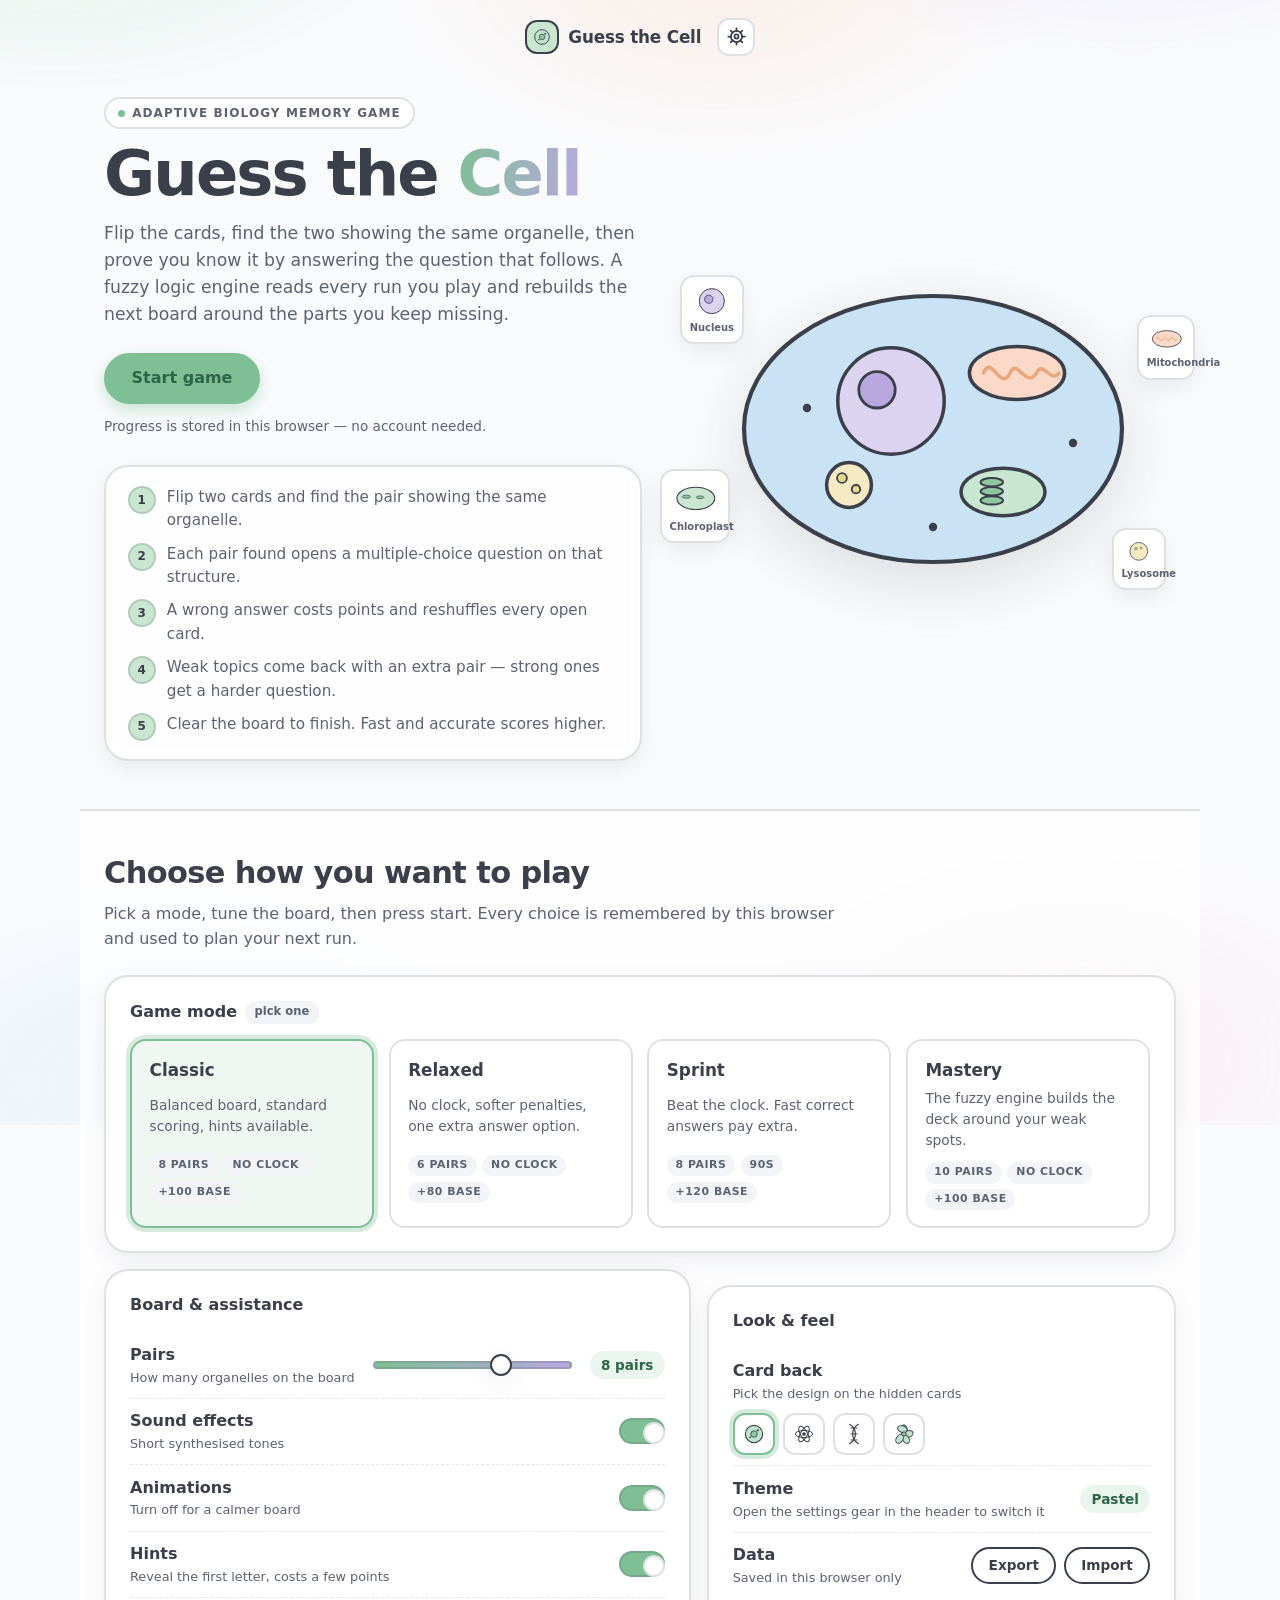
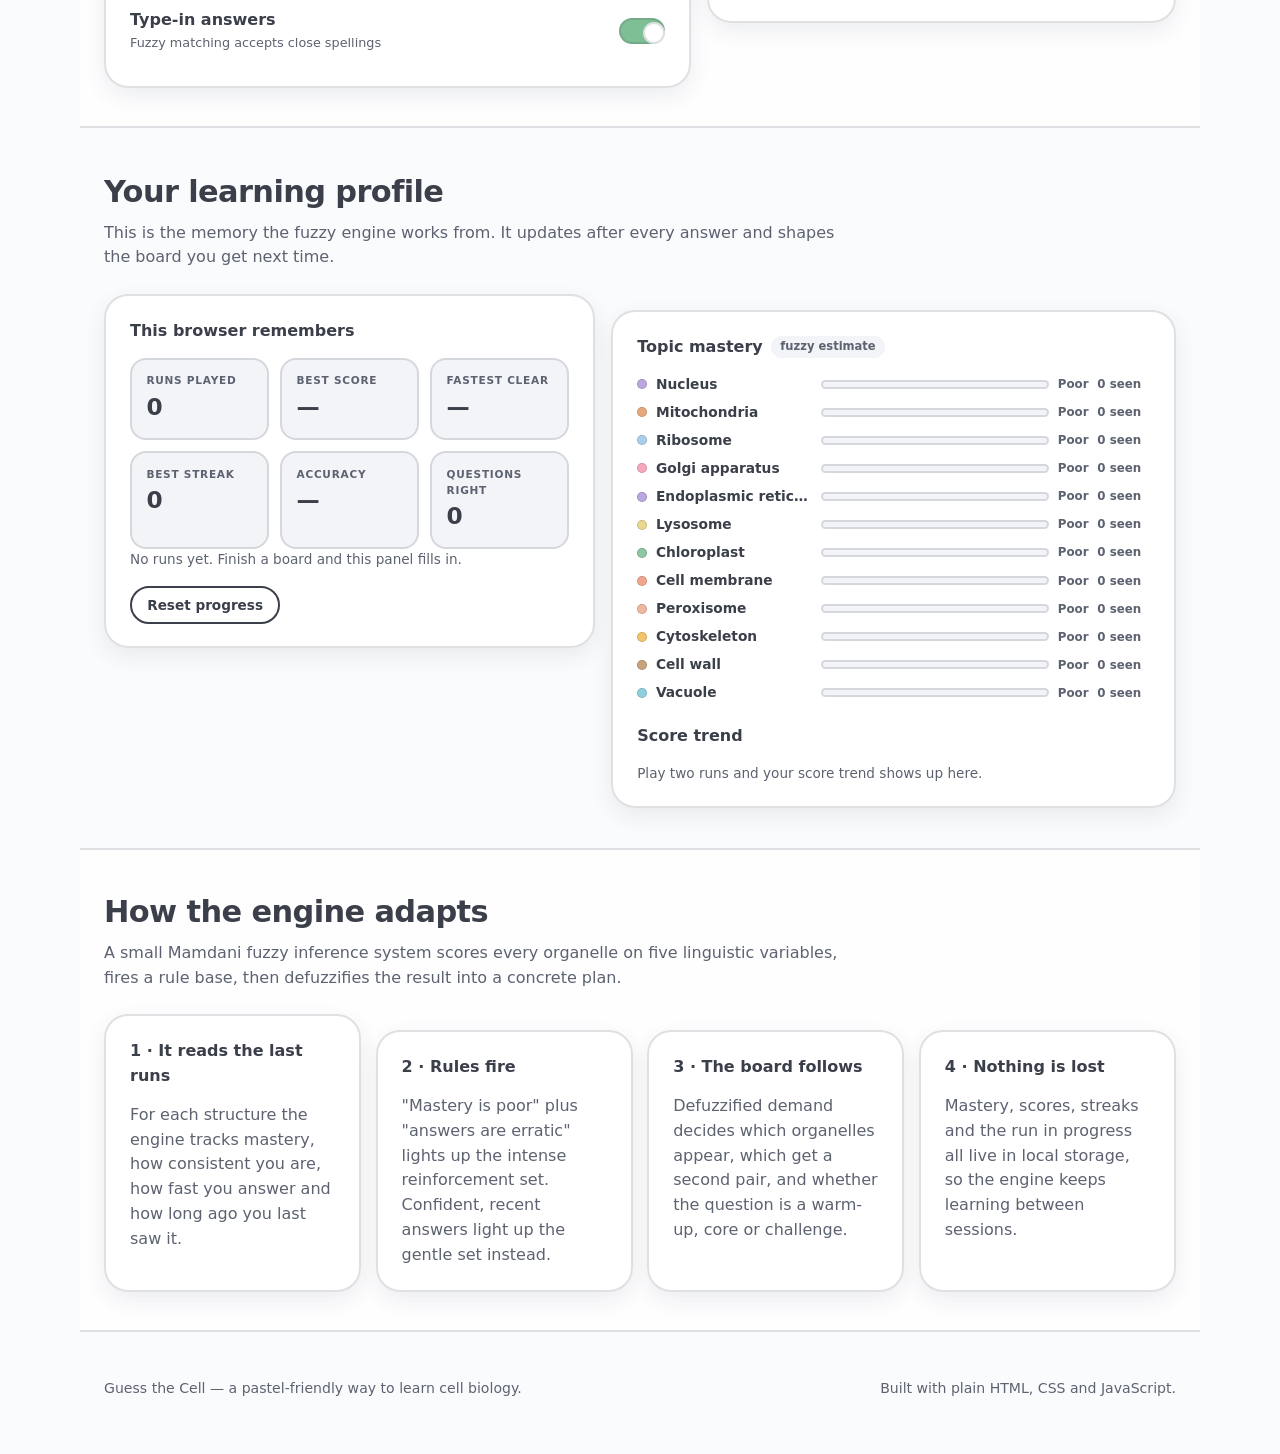
<file: index.html>
<!DOCTYPE html>
<html lang="en" data-theme="pastel" data-motion="on">
  <head>
    <meta charset="UTF-8" />
    <meta name="viewport" content="width=device-width, initial-scale=1.0" />
    <title>Guess the Cell — Adaptive Cell Biology Quiz Game</title>
    <meta
      name="description"
      content="Flip cards, learn cell organelles and let a fuzzy logic engine adapt the board to the topics you keep missing. Progress is saved in your browser."
    />
    <link rel="stylesheet" href="css/styles.css" />
    <link rel="stylesheet" href="css/themes.css" />
  </head>
  <body class="landing-page">
    <header class="site-header">
      <a class="brand" href="index.html">
        <span class="brand-mark" aria-hidden="true">
          <svg viewBox="0 0 48 48" xmlns="http://www.w3.org/2000/svg">
            <circle cx="24" cy="24" r="16" fill="#BFE3CC" stroke="#3A3F4A" stroke-width="2" />
            <circle cx="24" cy="24" r="6" fill="#8FC7A0" stroke="#3A3F4A" stroke-width="1.5" />
            <circle cx="31" cy="17" r="2" fill="#3A3F4A" />
            <circle cx="17" cy="30" r="1.6" fill="#3A3F4A" />
          </svg>
        </span>
        Guess the Cell
      </a>
      <div class="header-tools">
        <div class="theme-menu" data-theme-menu></div>
      </div>
    </header>

    <div class="banner is-hidden" id="resume-banner">
      <div class="banner-text">
        A run is still open in this browser.
        <small>Pick up where you left off, or throw it away and start fresh.</small>
      </div>
      <div class="chip-row">
        <button type="button" class="btn btn-primary btn-sm" id="resume-start">Resume run</button>
        <button type="button" class="btn btn-ghost btn-sm" id="resume-discard">Discard</button>
      </div>
    </div>

    <main>
      <section class="hero">
        <div class="hero-text">
          <p class="eyebrow">Adaptive biology memory game</p>
          <h1>Guess the <span class="accent-word">Cell</span></h1>
          <p class="tagline">
            Flip the cards, find the two showing the same organelle, then prove you know it
            by answering the question that follows. A fuzzy logic engine reads every run you
            play and rebuilds the next board around the parts you keep missing.
          </p>
          <div class="hero-actions">
            <button type="button" class="btn btn-primary" id="start-btn">Start game</button>
            <span class="hero-note">Progress is stored in this browser — no account needed.</span>
          </div>
          <ul class="rules">
            <li data-num="1">Flip two cards and find the pair showing the same organelle.</li>
            <li data-num="2">Each pair found opens a multiple-choice question on that structure.</li>
            <li data-num="3">A wrong answer costs points and reshuffles every open card.</li>
            <li data-num="4">Weak topics come back with an extra pair — strong ones get a harder question.</li>
            <li data-num="5">Clear the board to finish. Fast and accurate scores higher.</li>
          </ul>
        </div>

        <div class="hero-art" aria-hidden="true">
          <svg class="cell-svg" viewBox="0 0 300 240" xmlns="http://www.w3.org/2000/svg">
            <ellipse cx="150" cy="120" rx="135" ry="95" fill="#C9E2F5" stroke="#3A3F4A" stroke-width="3" />
            <circle cx="120" cy="100" r="38" fill="#DCD3F0" stroke="#3A3F4A" stroke-width="2.5" />
            <circle cx="110" cy="92" r="13" fill="#B9A8E0" stroke="#3A3F4A" stroke-width="2" />
            <ellipse cx="210" cy="80" rx="34" ry="19" fill="#FBD9C8" stroke="#3A3F4A" stroke-width="2.5" />
            <path
              d="M186 80 C192 66 198 94 205 80 C210 68 216 92 224 80 C228 70 234 88 240 80"
              fill="none"
              stroke="#E8A87C"
              stroke-width="2.5"
              stroke-linecap="round"
            />
            <ellipse cx="200" cy="165" rx="30" ry="17" fill="#C8E6D0" stroke="#3A3F4A" stroke-width="2.5" />
            <ellipse cx="192" cy="158" rx="8" ry="3" fill="#8FC7A0" stroke="#3A3F4A" stroke-width="1.4" />
            <ellipse cx="192" cy="164.5" rx="8" ry="3" fill="#8FC7A0" stroke="#3A3F4A" stroke-width="1.4" />
            <ellipse cx="192" cy="171" rx="8" ry="3" fill="#8FC7A0" stroke="#3A3F4A" stroke-width="1.4" />
            <circle cx="90" cy="160" r="16" fill="#F5EAC3" stroke="#3A3F4A" stroke-width="2.5" />
            <circle cx="85" cy="155" r="3.5" fill="#E8D98F" stroke="#3A3F4A" stroke-width="1.3" />
            <circle cx="95" cy="163" r="3" fill="#E8D98F" stroke="#3A3F4A" stroke-width="1.3" />
            <circle cx="60" cy="105" r="3" fill="#3A3F4A" />
            <circle cx="250" cy="130" r="3" fill="#3A3F4A" />
            <circle cx="150" cy="190" r="3" fill="#3A3F4A" />
          </svg>

          <div class="floating-organelle fo-1">
            <svg viewBox="0 0 120 90" xmlns="http://www.w3.org/2000/svg">
              <circle cx="60" cy="45" r="33" fill="#DCD3F0" stroke="#3A3F4A" stroke-width="2.5" />
              <circle cx="52" cy="40" r="11" fill="#B9A8E0" stroke="#3A3F4A" stroke-width="2" />
            </svg>
            <span>Nucleus</span>
          </div>
          <div class="floating-organelle fo-2">
            <svg viewBox="0 0 120 90" xmlns="http://www.w3.org/2000/svg">
              <ellipse cx="60" cy="45" rx="44" ry="25" fill="#FBD9C8" stroke="#3A3F4A" stroke-width="2.5" />
              <path
                d="M28 45 C34 26 42 64 50 45 C56 30 62 60 70 45 C76 32 84 58 92 45"
                fill="none"
                stroke="#E8A87C"
                stroke-width="3"
                stroke-linecap="round"
              />
            </svg>
            <span>Mitochondria</span>
          </div>
          <div class="floating-organelle fo-3">
            <svg viewBox="0 0 120 90" xmlns="http://www.w3.org/2000/svg">
              <ellipse cx="60" cy="45" rx="44" ry="26" fill="#C8E6D0" stroke="#3A3F4A" stroke-width="2.5" />
              <ellipse cx="38" cy="41" rx="10" ry="3.5" fill="#8FC7A0" stroke="#3A3F4A" stroke-width="1.5" />
              <ellipse cx="70" cy="42.5" rx="9" ry="3.2" fill="#8FC7A0" stroke="#3A3F4A" stroke-width="1.5" />
            </svg>
            <span>Chloroplast</span>
          </div>
          <div class="floating-organelle fo-4">
            <svg viewBox="0 0 120 90" xmlns="http://www.w3.org/2000/svg">
              <circle cx="60" cy="45" r="30" fill="#F5EAC3" stroke="#3A3F4A" stroke-width="2.5" />
              <circle cx="50" cy="36" r="4.5" fill="#E8D98F" stroke="#3A3F4A" stroke-width="1.5" />
              <circle cx="68" cy="34" r="3.2" fill="#E8D98F" stroke="#3A3F4A" stroke-width="1.5" />
            </svg>
            <span>Lysosome</span>
          </div>
        </div>
      </section>

      <section class="section section-alt" id="options">
        <div class="section-head">
          <h2 class="section-title">Choose how you want to play</h2>
          <p class="section-sub">
            Pick a mode, tune the board, then press start. Every choice is remembered by this
            browser and used to plan your next run.
          </p>
        </div>

        <div class="panel">
          <h3 class="panel-title">Game mode <span class="hint-tag">pick one</span></h3>
          <div class="option-grid" id="mode-list" role="group" aria-label="Game mode"></div>
        </div>

        <div class="options-columns" style="margin-top: 1rem">
          <div class="panel">
            <h3 class="panel-title">Board &amp; assistance</h3>
            <div class="control-row">
              <span class="control-label">
                Pairs
                <span class="control-help">How many organelles on the board</span>
              </span>
              <input
                type="range"
                id="pairs-range"
                min="4"
                max="10"
                step="1"
                value="8"
                aria-label="Number of pairs"
              />
              <span class="control-value" id="pairs-value">8 pairs</span>
            </div>
            <div class="control-row">
              <label class="control-label" for="opt-sound">
                Sound effects
                <span class="control-help">Short synthesised tones</span>
              </label>
              <label class="switch">
                <input type="checkbox" id="opt-sound" />
                <span class="switch-track"></span>
              </label>
            </div>
            <div class="control-row">
              <label class="control-label" for="opt-motion">
                Animations
                <span class="control-help">Turn off for a calmer board</span>
              </label>
              <label class="switch">
                <input type="checkbox" id="opt-motion" />
                <span class="switch-track"></span>
              </label>
            </div>
            <div class="control-row">
              <label class="control-label" for="opt-hints">
                Hints
                <span class="control-help">Reveal the first letter, costs a few points</span>
              </label>
              <label class="switch">
                <input type="checkbox" id="opt-hints" />
                <span class="switch-track"></span>
              </label>
            </div>
            <div class="control-row">
              <label class="control-label" for="opt-typein">
                Type-in answers
                <span class="control-help">Fuzzy matching accepts close spellings</span>
              </label>
              <label class="switch">
                <input type="checkbox" id="opt-typein" />
                <span class="switch-track"></span>
              </label>
            </div>
          </div>

          <div class="panel">
            <h3 class="panel-title">Look &amp; feel</h3>
            <div class="control-row" style="align-items: flex-start; flex-direction: column; gap: 0.6rem">
              <span class="control-label">
                Card back
                <span class="control-help">Pick the design on the hidden cards</span>
              </span>
              <div class="chip-row" id="cardback-picker" role="group" aria-label="Card back style"></div>
            </div>
            <div class="control-row">
              <span class="control-label">
                Theme
                <span class="control-help">Open the settings gear in the header to switch it</span>
              </span>
              <span class="control-value" id="theme-name">Pastel</span>
            </div>
            <div class="control-row" style="border-bottom: none">
              <span class="control-label">
                Data
                <span class="control-help">Saved in this browser only</span>
              </span>
              <div class="chip-row">
                <button type="button" class="btn btn-outline btn-sm" id="export-btn">Export</button>
                <button type="button" class="btn btn-outline btn-sm" id="import-btn">Import</button>
                <input type="file" id="import-file" accept="application/json" class="is-hidden" />
              </div>
            </div>
          </div>
        </div>
      </section>

      <section class="section" id="profile">
        <div class="section-head">
          <h2 class="section-title">Your learning profile</h2>
          <p class="section-sub">
            This is the memory the fuzzy engine works from. It updates after every answer and
            shapes the board you get next time.
          </p>
        </div>

        <div class="profile-columns">
          <div class="panel">
            <h3 class="panel-title">This browser remembers</h3>
            <div class="stat-grid">
              <div class="stat-card">
                <span class="stat-label">Runs played</span>
                <span class="stat-value" id="stat-games">0</span>
              </div>
              <div class="stat-card">
                <span class="stat-label">Best score</span>
                <span class="stat-value" id="stat-best-score">—</span>
              </div>
              <div class="stat-card">
                <span class="stat-label">Fastest clear</span>
                <span class="stat-value" id="stat-best-time">—</span>
              </div>
              <div class="stat-card">
                <span class="stat-label">Best streak</span>
                <span class="stat-value" id="stat-streak">0</span>
              </div>
              <div class="stat-card">
                <span class="stat-label">Accuracy</span>
                <span class="stat-value" id="stat-accuracy">—</span>
              </div>
              <div class="stat-card">
                <span class="stat-label">Questions right</span>
                <span class="stat-value" id="stat-total">0</span>
              </div>
            </div>
            <p class="chart-empty" id="profile-empty">
              No runs yet. Finish a board and this panel fills in.
            </p>
            <div class="profile-actions">
              <button type="button" class="btn btn-outline btn-sm btn-danger" id="reset-btn">
                Reset progress
              </button>
            </div>
          </div>

          <div class="panel">
            <h3 class="panel-title">Topic mastery <span class="hint-tag">fuzzy estimate</span></h3>
            <ul class="mastery-list" id="mastery-list"></ul>
            <h3 class="panel-title" style="margin-top: 1.25rem">Score trend</h3>
            <div id="trend-chart"></div>
          </div>
        </div>
      </section>

      <section class="section section-alt" id="how">
        <div class="section-head">
          <h2 class="section-title">How the engine adapts</h2>
          <p class="section-sub">
            A small Mamdani fuzzy inference system scores every organelle on five linguistic
            variables, fires a rule base, then defuzzifies the result into a concrete plan.
          </p>
        </div>
        <div class="option-grid">
          <div class="panel">
            <h3 class="panel-title">1 · It reads the last runs</h3>
            <p class="section-sub">
              For each structure the engine tracks mastery, how consistent you are, how fast you
              answer and how long ago you last saw it.
            </p>
          </div>
          <div class="panel">
            <h3 class="panel-title">2 · Rules fire</h3>
            <p class="section-sub">
              "Mastery is poor" plus "answers are erratic" lights up the intense reinforcement
              set. Confident, recent answers light up the gentle set instead.
            </p>
          </div>
          <div class="panel">
            <h3 class="panel-title">3 · The board follows</h3>
            <p class="section-sub">
              Defuzzified demand decides which organelles appear, which get a second pair, and
              whether the question is a warm-up, core or challenge.
            </p>
          </div>
          <div class="panel">
            <h3 class="panel-title">4 · Nothing is lost</h3>
            <p class="section-sub">
              Mastery, scores, streaks and the run in progress all live in local storage, so the
              engine keeps learning between sessions.
            </p>
          </div>
        </div>
      </section>
    </main>

    <footer class="site-footer">
      <p>Guess the Cell — a pastel-friendly way to learn cell biology.</p>
      <p>Built with plain HTML, CSS and JavaScript.</p>
    </footer>

    <script src="js/data.js"></script>
    <script src="js/storage.js"></script>
    <script src="js/fuzzy.js"></script>
    <script src="js/themes.js"></script>
    <script src="js/theme-menu.js"></script>
    <script src="js/audio.js"></script>
    <script src="js/landing.js"></script>
  </body>
</html>
</file>
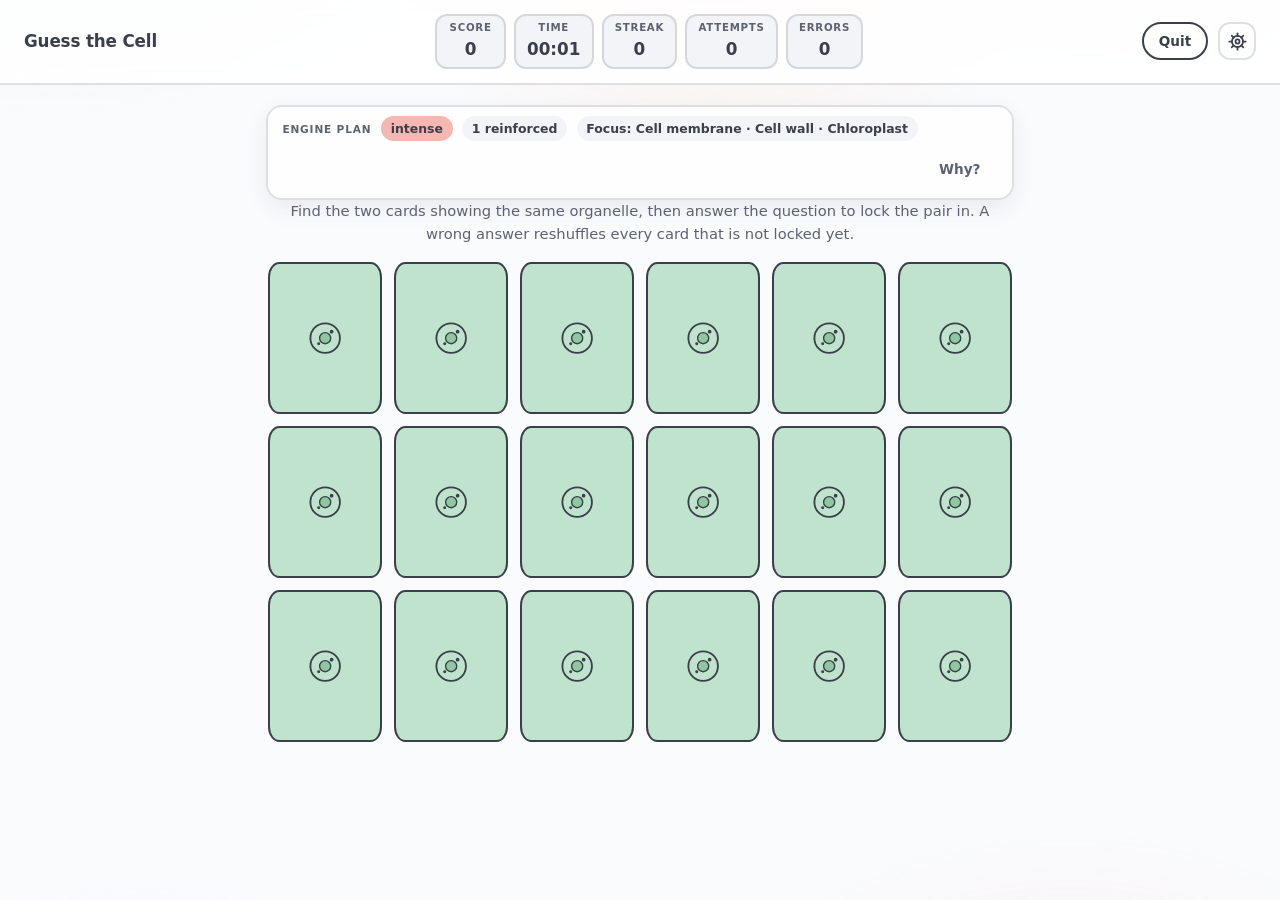
<file: game.html>
<!DOCTYPE html>
<html lang="en" data-theme="pastel" data-motion="on">
  <head>
    <meta charset="UTF-8" />
    <meta name="viewport" content="width=device-width, initial-scale=1.0" />
    <title>Game — Guess the Cell</title>
    <link rel="stylesheet" href="css/styles.css" />
    <link rel="stylesheet" href="css/themes.css" />
  </head>
  <body class="game-page">
    <header class="hud">
      <a class="hud-title" href="index.html">Guess the Cell</a>
      <div class="hud-stats" role="group" aria-label="Game statistics">
        <div class="stat">
          <span class="stat-label">Score</span>
          <span class="stat-value" id="score">0</span>
        </div>
        <div class="stat">
          <span class="stat-label">Time</span>
          <span class="stat-value" id="timer">00:00</span>
        </div>
        <div class="stat">
          <span class="stat-label">Streak</span>
          <span class="stat-value" id="streak">0</span>
        </div>
        <div class="stat">
          <span class="stat-label">Attempts</span>
          <span class="stat-value" id="attempts">0</span>
        </div>
        <div class="stat">
          <span class="stat-label">Errors</span>
          <span class="stat-value" id="errors">0</span>
        </div>
      </div>
      <div class="hud-actions">
        <button type="button" class="btn btn-outline btn-sm" id="quit-btn">Quit</button>
        <div class="theme-menu" data-theme-menu></div>
      </div>
    </header>

    <div class="banner is-hidden" id="resume-bar" style="margin-top: 1rem">
      <div class="banner-text">
        <span id="resume-text">Restored the run you left open in this browser.</span>
        <small>Everything is stored locally, so the board is exactly where you stopped.</small>
      </div>
      <div class="chip-row">
        <button type="button" class="btn btn-primary btn-sm" id="resume-btn">Start fresh board</button>
        <button type="button" class="btn btn-ghost btn-sm is-hidden" id="resume-discard-btn">Discard</button>
      </div>
    </div>

    <main class="game-main">
      <div class="plan-strip" id="plan-panel">
        <span class="plan-label">Engine plan</span>
        <span class="plan-chip plan-demand" id="plan-demand" data-level="moderate">moderate</span>
        <span class="plan-chip" id="plan-boost">no extra pairs</span>
        <span class="plan-chip">Focus: <span id="plan-focus">—</span></span>
        <button
          type="button"
          class="btn btn-ghost btn-sm plan-toggle"
          id="plan-toggle"
          aria-expanded="false"
          aria-controls="plan-detail"
        >
          Why?
        </button>
        <div class="plan-detail" id="plan-detail"></div>
      </div>

      <p class="hint">
        Find the two cards showing the same organelle, then answer the question to lock the pair
        in. A wrong answer reshuffles every card that is not locked yet.
      </p>

      <div id="board" class="board" aria-label="Memory board"></div>
    </main>

    <div
      id="quiz-overlay"
      class="overlay"
      aria-hidden="true"
      role="dialog"
      aria-modal="true"
      aria-labelledby="quiz-name"
    >
      <div class="modal">
        <div class="modal-organelle">
          <div class="modal-illustration" id="quiz-illustration" aria-hidden="true"></div>
          <h2 id="quiz-name"></h2>
          <span class="tier-badge" id="quiz-tier" data-tier="medium">Core</span>
        </div>
        <p class="modal-question" id="quiz-question"></p>
        <div class="options" id="quiz-options"></div>
        <p class="modal-feedback" id="quiz-feedback"></p>
        <div class="hint-box is-hidden" id="quiz-hint">
          <span id="quiz-hint-text"></span>
        </div>
        <form class="typein" id="typein-form">
          <input
            type="text"
            id="typein-input"
            placeholder="Or type your answer…"
            autocomplete="off"
            aria-label="Type your answer"
          />
          <button type="submit" class="btn btn-outline btn-sm">Check</button>
        </form>
        <p class="typein-result" id="typein-result"></p>
        <div class="chip-row" style="justify-content: center; margin-bottom: 0.75rem">
          <button type="button" class="btn btn-ghost btn-sm" id="quiz-hint-btn">Use a hint (−12)</button>
        </div>
        <button type="button" class="btn btn-primary is-hidden" id="quiz-continue" disabled>
          Continue
        </button>
      </div>
    </div>

    <div
      id="results-overlay"
      class="overlay"
      aria-hidden="true"
      role="dialog"
      aria-modal="true"
      aria-labelledby="results-title"
    >
      <div class="modal">
        <h2 id="results-title">Board cleared!</h2>
        <p class="modal-subtitle" id="results-subtitle">Every organelle pair is locked.</p>
        <ul class="results-list">
          <li><span>Score</span><strong id="result-score">0</strong></li>
          <li><span>Correct questions</span><strong id="result-correct">0 / 0</strong></li>
          <li><span>Attempts</span><strong id="result-attempts">0</strong></li>
          <li><span>Errors</span><strong id="result-errors">0</strong></li>
          <li><span>Best streak</span><strong id="result-streak">0</strong></li>
          <li><span>Time</span><strong id="result-time">00:00</strong></li>
        </ul>

        <p class="result-insight" id="result-insight"></p>

        <div class="result-block">
          <h3>Mastery after this run</h3>
          <ul class="mastery-list" id="result-mastery"></ul>
        </div>

        <div class="result-block">
          <h3>Review next</h3>
          <ul class="mastery-list is-review" id="result-review"></ul>
        </div>

        <div class="modal-actions">
          <button type="button" class="btn btn-primary" id="replay-btn">Play again</button>
          <button type="button" class="btn btn-outline" id="results-quit-btn">Change options</button>
        </div>
      </div>
    </div>

    <script src="js/data.js"></script>
    <script src="js/storage.js"></script>
    <script src="js/fuzzy.js"></script>
    <script src="js/themes.js"></script>
    <script src="js/theme-menu.js"></script>
    <script src="js/audio.js"></script>
    <script src="js/game.js"></script>
  </body>
</html>
</file>
<file: css/styles.css>
/* ==========================================================================
   Guess the Cell — core styles
   Theme colours live in css/themes.css and are applied through [data-theme].
   ========================================================================== */

:root {
  --ink: #3a3f4a;
  --ink-soft: #5c6270;
  --bg: #fafbfd;
  --surface: #ffffff;
  --surface-2: #f3f5f9;
  --mint: #c8e6d0;
  --mint-strong: #a9d8b8;
  --lavender: #dcd3f0;
  --lavender-strong: #b9a8e0;
  --peach: #fbd9c8;
  --peach-strong: #e8a87c;
  --sky: #c9e2f5;
  --sky-strong: #a9cfea;
  --blush: #f7d4de;
  --butter: #f5eac3;
  --pastel-red: #f5b7b1;
  --pastel-green: #b5dfc2;
  --accent: #7fbf95;
  --accent-ink: #2f6b4a;
  --good: #4f9d69;
  --bad: #c96a63;
  --card-face: #ffffff;
  --card-back: #bfe3cc;
  --outline: 2px solid var(--ink);
  --outline-soft: 2px solid rgba(58, 63, 74, 0.16);
  --radius: 16px;
  --radius-lg: 24px;
  --shadow: 0 8px 22px rgba(58, 63, 74, 0.09);
  --shadow-lg: 0 18px 44px rgba(58, 63, 74, 0.16);
  --ring: 0 0 0 4px color-mix(in srgb, var(--accent) 32%, transparent);
}

* {
  box-sizing: border-box;
}

html {
  scroll-behavior: smooth;
}

body {
  margin: 0;
  font-family: "Segoe UI", "Trebuchet MS", system-ui, -apple-system, sans-serif;
  background: var(--bg);
  color: var(--ink);
  line-height: 1.55;
  min-height: 100vh;
  min-height: 100dvh;
  position: relative;
  overflow-x: hidden;
}

body::before {
  content: "";
  position: fixed;
  inset: -20% -10% auto -10%;
  height: 70vh;
  background:
    radial-gradient(38rem 22rem at 12% 8%, color-mix(in srgb, var(--mint) 55%, transparent), transparent 70%),
    radial-gradient(34rem 20rem at 82% 4%, color-mix(in srgb, var(--lavender) 55%, transparent), transparent 70%),
    radial-gradient(30rem 18rem at 55% 22%, color-mix(in srgb, var(--peach) 45%, transparent), transparent 72%);
  opacity: 0.85;
  pointer-events: none;
  z-index: 0;
}

body::after {
  content: "";
  position: fixed;
  inset: auto -10% -25% -10%;
  height: 60vh;
  background:
    radial-gradient(30rem 18rem at 18% 92%, color-mix(in srgb, var(--sky) 45%, transparent), transparent 70%),
    radial-gradient(32rem 20rem at 78% 88%, color-mix(in srgb, var(--blush) 45%, transparent), transparent 72%);
  opacity: 0.7;
  pointer-events: none;
  z-index: 0;
}

main,
header,
footer,
section {
  position: relative;
  z-index: 1;
}

.is-hidden {
  display: none !important;
}

/* ---------- Buttons ---------- */

.btn {
  display: inline-flex;
  align-items: center;
  justify-content: center;
  gap: 0.5rem;
  font: inherit;
  font-weight: 650;
  border: var(--outline);
  border-radius: 999px;
  padding: 0.7rem 1.6rem;
  cursor: pointer;
  text-decoration: none;
  text-align: center;
  background: var(--surface);
  color: var(--ink);
  transition: transform 0.16s ease, box-shadow 0.16s ease, background 0.16s ease,
    border-color 0.16s ease;
}

.btn:hover:not(:disabled) {
  transform: translateY(-2px);
  box-shadow: var(--shadow);
}

.btn:active:not(:disabled) {
  transform: translateY(0);
}

.btn:focus-visible {
  outline: 3px solid var(--sky-strong);
  outline-offset: 3px;
}

.btn:disabled {
  opacity: 0.5;
  cursor: not-allowed;
}

.btn-primary {
  background: var(--accent);
  border-color: var(--accent);
  color: var(--accent-ink);
  box-shadow: 0 6px 16px color-mix(in srgb, var(--accent) 40%, transparent);
}

.btn-primary:hover:not(:disabled) {
  background: color-mix(in srgb, var(--accent) 84%, #000);
}

.btn-outline {
  background: var(--surface);
}

.btn-outline:hover:not(:disabled) {
  background: var(--butter);
}

.btn-ghost {
  background: transparent;
  border-color: transparent;
  color: var(--ink-soft);
  padding: 0.45rem 0.9rem;
}

.btn-ghost:hover:not(:disabled) {
  background: var(--surface-2);
  color: var(--ink);
}

.btn-danger:hover:not(:disabled) {
  background: var(--pastel-red);
  color: #6d2b26;
}

.btn-sm {
  padding: 0.4rem 0.95rem;
  font-size: 0.85rem;
}

.btn-block {
  width: 100%;
}

/* ---------- Site header ---------- */

.site-header {
  position: relative;
  z-index: 2;
  display: flex;
  align-items: center;
  justify-content: space-between;
  gap: 1rem;
  flex-wrap: wrap;
  max-width: 1120px;
  margin: 0 auto;
  padding: clamp(0.85rem, 3vw, 1.1rem) clamp(1rem, 3vw, 1.5rem);
}

.brand {
  display: inline-flex;
  align-items: center;
  gap: 0.6rem;
  font-weight: 800;
  font-size: 1.05rem;
  color: var(--ink);
  text-decoration: none;
  letter-spacing: -0.01em;
}

.brand-mark {
  width: 34px;
  height: 34px;
  display: grid;
  place-items: center;
  border-radius: 12px;
  background: var(--mint);
  border: var(--outline);
}

.brand-mark svg {
  width: 22px;
  height: 22px;
}

.header-tools {
  display: flex;
  align-items: center;
  gap: 0.75rem;
  flex-wrap: wrap;
}

/* ---------- Chips / theme picker ---------- */

.chip-row {
  display: flex;
  align-items: center;
  gap: 0.5rem;
  flex-wrap: wrap;
}

.chip-label {
  font-size: 0.72rem;
  font-weight: 700;
  letter-spacing: 0.08em;
  text-transform: uppercase;
  color: var(--ink-soft);
  margin-right: 0.15rem;
}

.theme-chip,
.back-chip {
  appearance: none;
  cursor: pointer;
  padding: 0;
  border: var(--outline-soft);
  border-radius: 12px;
  background: var(--surface);
  display: grid;
  place-items: center;
  transition: transform 0.15s ease, box-shadow 0.15s ease, border-color 0.15s ease;
}

.theme-chip {
  width: 54px;
  height: 34px;
}

.theme-chip:hover,
.back-chip:hover {
  transform: translateY(-2px);
  box-shadow: var(--shadow);
}

.theme-chip.is-active,
.back-chip.is-active {
  border-color: var(--accent);
  box-shadow: var(--ring);
}

.theme-swatches {
  display: flex;
  gap: 3px;
  padding: 4px;
}

.theme-swatch {
  width: 9px;
  height: 20px;
  border-radius: 3px;
  box-shadow: inset 0 0 0 1px rgba(0, 0, 0, 0.08);
}

.back-chip {
  width: 42px;
  height: 42px;
}

.back-chip svg {
  width: 26px;
  height: 26px;
}

/* ---------- Icon buttons ---------- */

.icon-btn {
  display: inline-grid;
  place-items: center;
  width: 38px;
  height: 38px;
  padding: 0;
  cursor: pointer;
  color: var(--ink);
  background: var(--surface);
  border: var(--outline-soft);
  border-radius: 12px;
  transition: transform 0.16s ease, box-shadow 0.16s ease, border-color 0.16s ease,
    background 0.16s ease;
}

.icon-btn:hover {
  transform: translateY(-2px);
  box-shadow: var(--shadow);
  border-color: var(--accent);
}

.icon-btn:active {
  transform: translateY(0);
}

.icon-btn:focus-visible {
  outline: 3px solid var(--sky-strong);
  outline-offset: 3px;
}

.icon-btn svg {
  width: 21px;
  height: 21px;
}

/* ---------- Theme menu (settings dropdown) ---------- */

.theme-menu {
  position: relative;
  display: inline-flex;
}

.theme-menu-panel {
  position: absolute;
  top: calc(100% + 0.55rem);
  right: 0;
  z-index: 10;
  width: max-content;
  max-width: min(320px, calc(100vw - 2rem));
  padding: 0.85rem 0.9rem;
  background: var(--surface);
  border: var(--outline);
  border-radius: var(--radius);
  box-shadow: var(--shadow-lg);
  opacity: 0;
  visibility: hidden;
  pointer-events: none;
  transform: translateY(-8px);
  transition: opacity 0.18s ease, transform 0.18s ease, visibility 0.18s ease;
}

.theme-menu-panel.is-open {
  opacity: 1;
  visibility: visible;
  pointer-events: auto;
  transform: translateY(0);
}

.theme-menu-head {
  display: flex;
  align-items: baseline;
  justify-content: space-between;
  gap: 0.9rem;
  margin-bottom: 0.6rem;
}

.theme-menu-current {
  font-size: 0.85rem;
  font-weight: 700;
  color: var(--ink);
}

.theme-menu-picker .theme-chip {
  width: 46px;
  height: 32px;
}

/* ---------- Hero ---------- */

.landing-page {
  display: flex;
  flex-direction: column;
  min-height: 100vh;
  min-height: 100dvh;
}

.hero {
  flex: 1;
  display: grid;
  grid-template-columns: 1.05fr 0.95fr;
  align-items: center;
  gap: clamp(1.5rem, 5vw, 3rem);
  max-width: 1120px;
  margin: 0 auto;
  padding: clamp(1rem, 3vw, 1.5rem) clamp(1rem, 3vw, 1.5rem) clamp(2rem, 5vw, 3rem);
  width: 100%;
}

.eyebrow {
  display: inline-flex;
  align-items: center;
  gap: 0.45rem;
  margin: 0 0 0.75rem;
  padding: 0.3rem 0.75rem;
  font-size: 0.75rem;
  font-weight: 700;
  letter-spacing: 0.09em;
  text-transform: uppercase;
  color: var(--ink-soft);
  background: var(--surface);
  border: var(--outline-soft);
  border-radius: 999px;
}

.eyebrow::before {
  content: "";
  width: 7px;
  height: 7px;
  border-radius: 50%;
  background: var(--accent);
}

.hero h1 {
  margin: 0 0 0.85rem;
  font-size: clamp(2.4rem, 6vw, 3.9rem);
  line-height: 1.05;
  letter-spacing: -0.03em;
}

.hero h1 .accent-word {
  background: linear-gradient(100deg, var(--accent), var(--lavender-strong));
  -webkit-background-clip: text;
  background-clip: text;
  color: transparent;
}

.tagline {
  margin: 0 0 1.6rem;
  max-width: 36rem;
  color: var(--ink-soft);
  font-size: 1.08rem;
}

.hero-actions {
  display: flex;
  flex-wrap: wrap;
  gap: 0.75rem;
  align-items: center;
  margin-bottom: 1.75rem;
}

.hero-note {
  font-size: 0.85rem;
  color: var(--ink-soft);
}

.rules {
  list-style: none;
  margin: 0;
  padding: 1.15rem 1.35rem;
  background: color-mix(in srgb, var(--surface) 78%, transparent);
  backdrop-filter: blur(8px);
  border: var(--outline-soft);
  border-radius: var(--radius-lg);
  box-shadow: var(--shadow);
  display: grid;
  gap: 0.6rem;
}

.rules li {
  display: flex;
  gap: 0.7rem;
  align-items: flex-start;
  color: var(--ink-soft);
  font-size: 0.95rem;
}

.rules li::before {
  content: attr(data-num);
  flex: 0 0 auto;
  width: 1.5rem;
  height: 1.5rem;
  display: grid;
  place-items: center;
  border-radius: 50%;
  background: var(--mint);
  border: var(--outline-soft);
  font-size: 0.75rem;
  font-weight: 800;
  color: var(--ink);
}

.hero-art {
  position: relative;
  display: grid;
  place-items: center;
}

.hero-art .cell-svg {
  width: min(100%, 420px);
  height: auto;
  filter: drop-shadow(0 18px 34px rgba(58, 63, 74, 0.16));
  animation: float-slow 9s ease-in-out infinite;
}

.floating-organelle {
  position: absolute;
  width: 64px;
  padding: 0.45rem;
  background: var(--surface);
  border: var(--outline-soft);
  border-radius: 14px;
  box-shadow: var(--shadow);
  animation: float-slow 7s ease-in-out infinite;
}

.floating-organelle svg {
  width: 100%;
  height: auto;
  display: block;
}

.floating-organelle span {
  display: block;
  text-align: center;
  font-size: 0.62rem;
  font-weight: 700;
  color: var(--ink-soft);
  margin-top: 0.1rem;
}

.fo-1 { top: 4%; left: -2%; animation-delay: 0s; }
.fo-2 { top: 16%; right: -4%; width: 58px; animation-delay: -2.2s; }
.fo-3 { bottom: 16%; left: -6%; width: 70px; animation-delay: -3.6s; }
.fo-4 { bottom: 2%; right: 2%; width: 54px; animation-delay: -1.1s; }

@keyframes float-slow {
  0%, 100% { transform: translateY(0) rotate(0deg); }
  50% { transform: translateY(-12px) rotate(2deg); }
}

/* ---------- Sections ---------- */

.section {
  max-width: 1120px;
  margin: 0 auto;
  padding: clamp(1.75rem, 4vw, 2.5rem) clamp(1rem, 3vw, 1.5rem);
  width: 100%;
}

.section-alt {
  position: relative;
}

.section-alt::before {
  content: "";
  position: absolute;
  inset: 0;
  background: color-mix(in srgb, var(--surface) 70%, transparent);
  backdrop-filter: blur(6px);
  border-top: var(--outline-soft);
  border-bottom: var(--outline-soft);
  z-index: -1;
}

.section-head {
  margin-bottom: 1.5rem;
  max-width: 46rem;
}

.section-title {
  margin: 0 0 0.35rem;
  font-size: clamp(1.4rem, 3vw, 1.9rem);
  letter-spacing: -0.02em;
}

.section-sub {
  margin: 0;
  color: var(--ink-soft);
}

.panel {
  background: color-mix(in srgb, var(--surface) 88%, transparent);
  border: var(--outline-soft);
  border-radius: var(--radius-lg);
  box-shadow: var(--shadow);
  padding: clamp(1.1rem, 3vw, 1.4rem) clamp(1.1rem, 3vw, 1.5rem);
}

.panel + .panel {
  margin-top: 1rem;
}

.panel-title {
  margin: 0 0 0.9rem;
  font-size: 1rem;
  font-weight: 750;
  display: flex;
  align-items: center;
  gap: 0.5rem;
}

.panel-title .hint-tag {
  font-size: 0.72rem;
  font-weight: 700;
  color: var(--ink-soft);
  background: var(--surface-2);
  border-radius: 999px;
  padding: 0.15rem 0.6rem;
}

/* ---------- Option pickers ---------- */

.option-grid {
  display: grid;
  grid-template-columns: repeat(auto-fit, minmax(220px, 1fr));
  gap: 0.9rem;
}

.mode-card {
  appearance: none;
  cursor: pointer;
  font: inherit;
  text-align: left;
  display: grid;
  gap: 0.3rem;
  padding: 1rem 1.1rem;
  background: var(--surface);
  border: var(--outline-soft);
  border-radius: var(--radius);
  color: var(--ink);
  transition: transform 0.16s ease, box-shadow 0.16s ease, border-color 0.16s ease,
    background 0.16s ease;
}

.mode-card:hover {
  transform: translateY(-3px);
  box-shadow: var(--shadow);
}

.mode-card.is-active {
  border-color: var(--accent);
  background: color-mix(in srgb, var(--accent) 12%, var(--surface));
  box-shadow: var(--ring);
}

.mode-name {
  font-weight: 800;
  font-size: 1.05rem;
}

.mode-tagline {
  color: var(--ink-soft);
  font-size: 0.86rem;
}

.mode-meta {
  display: flex;
  flex-wrap: wrap;
  gap: 0.35rem;
  margin-top: 0.35rem;
}

.mode-meta span {
  font-size: 0.68rem;
  font-weight: 700;
  text-transform: uppercase;
  letter-spacing: 0.05em;
  color: var(--ink-soft);
  background: var(--surface-2);
  border-radius: 999px;
  padding: 0.14rem 0.55rem;
}

.control-row {
  display: flex;
  align-items: center;
  justify-content: space-between;
  gap: 0.75rem 1rem;
  flex-wrap: wrap;
  padding: 0.65rem 0;
  border-bottom: 1px dashed color-mix(in srgb, var(--ink) 12%, transparent);
}

.control-row:last-child {
  border-bottom: none;
}

.control-label {
  font-weight: 650;
}

.control-help {
  display: block;
  font-size: 0.8rem;
  font-weight: 400;
  color: var(--ink-soft);
}

.control-value {
  font-variant-numeric: tabular-nums;
  font-weight: 800;
  color: var(--accent-ink);
  background: color-mix(in srgb, var(--accent) 16%, transparent);
  border-radius: 999px;
  padding: 0.2rem 0.7rem;
  font-size: 0.85rem;
}

input[type="range"] {
  -webkit-appearance: none;
  appearance: none;
  flex: 1 1 140px;
  width: auto;
  min-width: 120px;
  max-width: 260px;
  height: 8px;
  border-radius: 999px;
  background: linear-gradient(90deg, var(--accent), var(--lavender-strong));
  border: var(--outline-soft);
  outline: none;
}

input[type="range"]::-webkit-slider-thumb {
  -webkit-appearance: none;
  width: 22px;
  height: 22px;
  border-radius: 50%;
  background: var(--surface);
  border: var(--outline);
  cursor: pointer;
  box-shadow: var(--shadow);
}

input[type="range"]::-moz-range-thumb {
  width: 20px;
  height: 20px;
  border-radius: 50%;
  background: var(--surface);
  border: var(--outline);
  cursor: pointer;
}

.switch {
  position: relative;
  display: inline-flex;
  align-items: center;
  gap: 0.6rem;
  cursor: pointer;
  user-select: none;
}

.switch input {
  position: absolute;
  opacity: 0;
  width: 0;
  height: 0;
}

.switch-track {
  width: 46px;
  height: 26px;
  border-radius: 999px;
  background: var(--surface-2);
  border: var(--outline-soft);
  position: relative;
  transition: background 0.18s ease;
}

.switch-track::after {
  content: "";
  position: absolute;
  top: 2px;
  left: 2px;
  width: 18px;
  height: 18px;
  border-radius: 50%;
  background: var(--surface);
  border: var(--outline-soft);
  transition: transform 0.18s ease, background 0.18s ease;
}

.switch input:checked + .switch-track {
  background: var(--accent);
}

.switch input:checked + .switch-track::after {
  transform: translateX(20px);
  background: #fff;
}

.switch input:focus-visible + .switch-track {
  box-shadow: var(--ring);
}

.options-columns {
  display: grid;
  grid-template-columns: 1.25fr 1fr;
  gap: 1rem;
  align-items: start;
}

/* ---------- Learning profile ---------- */

.profile-columns {
  display: grid;
  grid-template-columns: 1fr 1.15fr;
  gap: 1rem;
  align-items: start;
}

.stat-grid {
  display: grid;
  grid-template-columns: repeat(auto-fit, minmax(110px, 1fr));
  gap: 0.7rem;
}

.stat-card {
  padding: 0.8rem 0.9rem;
  background: var(--surface-2);
  border: var(--outline-soft);
  border-radius: var(--radius);
}

.stat-card .stat-label {
  display: block;
  font-size: 0.66rem;
  font-weight: 700;
  text-transform: uppercase;
  letter-spacing: 0.07em;
  color: var(--ink-soft);
}

.stat-card .stat-value {
  font-size: 1.45rem;
  font-weight: 800;
  font-variant-numeric: tabular-nums;
  letter-spacing: -0.02em;
}

.mastery-list.is-review .mastery-row {
  grid-template-columns: 10px 1fr auto;
}

.mastery-list {
  list-style: none;
  margin: 0;
  padding: 0;
  display: grid;
  gap: 0.42rem;
}

.mastery-row {
  display: grid;
  grid-template-columns: 10px minmax(88px, 1.1fr) minmax(60px, 1.6fr) auto auto auto;
  align-items: center;
  gap: 0.55rem;
  font-size: 0.86rem;
}

.mastery-dot {
  width: 10px;
  height: 10px;
  border-radius: 50%;
  box-shadow: inset 0 0 0 1px rgba(0, 0, 0, 0.14);
}

.mastery-name {
  font-weight: 650;
  white-space: nowrap;
  overflow: hidden;
  text-overflow: ellipsis;
}

.mastery-bar {
  height: 9px;
  border-radius: 999px;
  background: var(--surface-2);
  border: var(--outline-soft);
  overflow: hidden;
}

.mastery-fill {
  display: block;
  height: 100%;
  border-radius: 999px;
  background: linear-gradient(90deg, var(--accent), var(--mint-strong));
  transition: width 0.5s ease;
}

.mastery-state,
.mastery-count,
.mastery-delta,
.mastery-tally {
  font-size: 0.74rem;
  font-weight: 700;
  color: var(--ink-soft);
  font-variant-numeric: tabular-nums;
  white-space: nowrap;
}

.mastery-delta {
  color: var(--good);
}

.mastery-tally {
  color: var(--ink-soft);
}

.tag {
  font-size: 0.62rem;
  font-weight: 800;
  text-transform: uppercase;
  letter-spacing: 0.06em;
  border-radius: 999px;
  padding: 0.12rem 0.5rem;
  background: var(--butter);
  color: var(--ink);
}

.tag-due {
  background: var(--pastel-red);
}

.chart-empty {
  margin: 0;
  font-size: 0.85rem;
  color: var(--ink-soft);
}

#trend-chart svg {
  width: 100%;
  height: 92px;
  display: block;
}

.chart-line {
  fill: none;
  stroke: var(--accent);
  stroke-width: 2.2;
  stroke-linejoin: round;
  stroke-linecap: round;
  vector-effect: non-scaling-stroke;
}

.chart-area {
  fill: color-mix(in srgb, var(--accent) 22%, transparent);
  stroke: none;
}

.chart-caption {
  display: block;
  font-size: 0.76rem;
  color: var(--ink-soft);
  margin-top: 0.35rem;
}

.profile-actions {
  display: flex;
  gap: 0.5rem;
  flex-wrap: wrap;
  margin-top: 1rem;
}

/* ---------- Banner ---------- */

.banner {
  display: flex;
  align-items: center;
  justify-content: space-between;
  gap: 0.75rem 1rem;
  flex-wrap: wrap;
  max-width: 1120px;
  margin: 0 auto 0.5rem;
  padding: 0.85rem clamp(0.9rem, 3vw, 1.25rem);
  background: color-mix(in srgb, var(--butter) 70%, var(--surface));
  border: var(--outline);
  border-radius: var(--radius);
  box-shadow: var(--shadow);
}

.banner-text {
  font-weight: 650;
}

.banner-text small {
  display: block;
  font-weight: 500;
  color: var(--ink-soft);
}

/* ---------- Footer ---------- */

.site-footer {
  max-width: 1120px;
  margin: 0 auto;
  padding: clamp(1.5rem, 4vw, 2rem) clamp(1rem, 3vw, 1.5rem) clamp(2rem, 4vw, 2.5rem);
  color: var(--ink-soft);
  font-size: 0.88rem;
  display: flex;
  justify-content: space-between;
  gap: 0.5rem 1rem;
  flex-wrap: wrap;
  width: 100%;
}

/* ==========================================================================
   Game page
   ========================================================================== */

.game-page {
  display: flex;
  flex-direction: column;
  min-height: 100vh;
  min-height: 100dvh;
}

.hud {
  display: flex;
  flex-wrap: wrap;
  align-items: center;
  justify-content: space-between;
  gap: 0.75rem 1.25rem;
  padding: 0.85rem 1.5rem;
  background: color-mix(in srgb, var(--surface) 85%, transparent);
  backdrop-filter: blur(10px);
  border-bottom: var(--outline-soft);
  position: sticky;
  top: 0;
  z-index: 5;
}

.hud-title {
  font-weight: 800;
  font-size: 1.05rem;
  color: var(--ink);
  text-decoration: none;
  letter-spacing: -0.01em;
}

.hud-title:hover {
  text-decoration: underline;
}

.hud-actions {
  display: flex;
  align-items: center;
  gap: 0.6rem;
}

.hud-stats {
  display: flex;
  flex-wrap: wrap;
  gap: 0.5rem;
}

.stat {
  display: flex;
  flex-direction: column;
  align-items: center;
  min-width: 4.4rem;
  padding: 0.3rem 0.7rem;
  background: var(--surface-2);
  border: var(--outline-soft);
  border-radius: 12px;
}

.stat-label {
  font-size: 0.64rem;
  font-weight: 700;
  text-transform: uppercase;
  letter-spacing: 0.07em;
  color: var(--ink-soft);
}

.stat-value {
  font-size: 1.05rem;
  font-weight: 800;
  font-variant-numeric: tabular-nums;
}

.stat-value.is-urgent {
  color: var(--bad);
  animation: pulse 1s ease-in-out infinite;
}

@keyframes pulse {
  0%, 100% { opacity: 1; }
  50% { opacity: 0.45; }
}

/* ---------- Plan strip ---------- */

.plan-strip {
  display: flex;
  align-items: center;
  gap: 0.6rem;
  flex-wrap: wrap;
  max-width: 760px;
  margin: 0 auto;
  padding: 0.6rem 0.9rem;
  background: color-mix(in srgb, var(--surface) 80%, transparent);
  border: var(--outline-soft);
  border-radius: var(--radius);
  box-shadow: var(--shadow);
}

.plan-strip .plan-label {
  font-size: 0.66rem;
  font-weight: 800;
  letter-spacing: 0.08em;
  text-transform: uppercase;
  color: var(--ink-soft);
}

.plan-chip {
  font-size: 0.78rem;
  font-weight: 700;
  padding: 0.18rem 0.6rem;
  border-radius: 999px;
  background: var(--surface-2);
  color: var(--ink);
  white-space: nowrap;
}

.plan-demand[data-level="gentle"] { background: var(--pastel-green); }
.plan-demand[data-level="moderate"] { background: var(--butter); }
.plan-demand[data-level="intense"] { background: var(--pastel-red); }

.plan-toggle {
  margin-left: auto;
}

.plan-detail {
  flex-basis: 100%;
  display: none;
  margin-top: 0.35rem;
  padding-top: 0.6rem;
  border-top: 1px dashed color-mix(in srgb, var(--ink) 16%, transparent);
  font-size: 0.8rem;
  color: var(--ink-soft);
  text-align: left;
}

.plan-detail.is-open {
  display: block;
}

.plan-detail p {
  margin: 0;
}

.plan-detail ul {
  margin: 0.5rem 0 0;
  padding-left: 1.15rem;
  display: grid;
  gap: 0.3rem;
}

.plan-detail li strong {
  color: var(--ink);
}

.plan-tag {
  font-size: 0.66rem;
  font-weight: 700;
  text-transform: uppercase;
  letter-spacing: 0.05em;
  background: var(--surface-2);
  border-radius: 999px;
  padding: 0.1rem 0.5rem;
  white-space: nowrap;
}

/* ---------- Board ---------- */

.game-main {
  width: min(780px, 100%);
  margin: 0 auto;
  padding: 1.25rem clamp(0.75rem, 3vw, 1rem) 3rem;
  flex: 1;
}

.hint {
  margin: 0 0 1rem;
  text-align: center;
  color: var(--ink-soft);
  font-size: 0.92rem;
}

.board {
  --board-gap: 12px;
  display: flex;
  flex-wrap: wrap;
  justify-content: center;
  gap: var(--board-gap);
  margin: 0 auto;
  width: 100%;
}

.card {
  appearance: none;
  flex: 0 0
    var(
      --board-card-width,
      calc(
        (100% - (var(--board-columns, 4) - 1) * var(--board-gap)) /
          var(--board-columns, 4) - 1px
      )
    );
  max-width: 150px;
  min-width: 0;
  padding: 0;
  border: none;
  background: transparent;
  cursor: pointer;
  perspective: 800px;
  aspect-ratio: 3 / 4;
  border-radius: clamp(9px, 10%, 16px);
  position: relative;
}

.card:focus-visible {
  outline: 3px solid var(--sky-strong);
  outline-offset: 3px;
}

.card-inner {
  position: relative;
  width: 100%;
  height: 100%;
  transform-style: preserve-3d;
  transition: transform 0.45s cubic-bezier(0.4, 0.1, 0.2, 1);
}

.card.flipped .card-inner,
.card.matched .card-inner {
  transform: rotateY(180deg);
}

.card-face {
  position: absolute;
  inset: 0;
  display: flex;
  align-items: center;
  justify-content: center;
  border: var(--outline);
  border-radius: clamp(9px, 10%, 16px);
  backface-visibility: hidden;
  -webkit-backface-visibility: hidden;
  overflow: hidden;
  padding: 6%;
}

.card-back {
  background: var(--card-back);
}

.card-back svg {
  width: 46%;
  height: auto;
}

.card-front {
  background: var(--card-face);
  transform: rotateY(180deg);
  flex-direction: column;
  gap: 0.2rem;
  box-shadow: inset 0 -6px 0 color-mix(in srgb, var(--card-accent, var(--mint)) 45%, transparent);
}

.card-front svg {
  width: 74%;
  height: auto;
}

.card-name {
  font-size: clamp(0.5rem, 2.2vw, 0.62rem);
  font-weight: 750;
  color: var(--ink-soft);
  text-align: center;
  line-height: 1.2;
  padding: 0 0.25rem;
  overflow: hidden;
  text-overflow: ellipsis;
  white-space: nowrap;
  max-width: 100%;
}

.card.matched .card-front {
  border-color: var(--good);
  box-shadow: inset 0 0 0 3px color-mix(in srgb, var(--good) 30%, transparent),
    inset 0 -6px 0 color-mix(in srgb, var(--card-accent, var(--mint)) 45%, transparent);
  animation: pop 0.4s ease;
}

.card.matched {
  cursor: default;
}

@keyframes pop {
  0% { transform: scale(1); }
  45% { transform: scale(1.07); }
  100% { transform: scale(1); }
}

.card.is-wrong .card-inner {
  animation: shake 0.4s ease;
}

@keyframes shake {
  0%, 100% { transform: translateX(0); }
  25% { transform: translateX(-5px); }
  75% { transform: translateX(5px); }
}

/* ---------- Overlays / modals ---------- */

.overlay {
  position: fixed;
  inset: 0;
  display: flex;
  align-items: center;
  justify-content: center;
  padding: clamp(0.5rem, 3vw, 1rem);
  background: color-mix(in srgb, var(--ink) 42%, transparent);
  backdrop-filter: blur(3px);
  opacity: 0;
  visibility: hidden;
  pointer-events: none;
  transition: opacity 0.25s ease, visibility 0.25s ease;
  z-index: 20;
}

.overlay.is-open {
  opacity: 1;
  visibility: visible;
  pointer-events: auto;
}

.modal {
  width: min(480px, 100%);
  background: var(--surface);
  border: var(--outline);
  border-radius: var(--radius-lg);
  box-shadow: var(--shadow-lg);
  padding: clamp(1rem, 4vw, 1.5rem);
  text-align: center;
  transform: translateY(14px) scale(0.96);
  transition: transform 0.25s ease;
  max-height: 92vh;
  max-height: 92dvh;
  overflow-y: auto;
  -webkit-overflow-scrolling: touch;
}

.overlay.is-open .modal {
  transform: translateY(0) scale(1);
}

.modal h2 {
  margin: 0.6rem 0 0;
  font-size: 1.4rem;
}

.modal-subtitle {
  margin: 0.35rem 0 0;
  color: var(--ink-soft);
}

.modal-organelle {
  display: flex;
  flex-direction: column;
  align-items: center;
}

.modal-illustration {
  width: clamp(84px, 28vw, 128px);
  padding: 0.5rem;
  background: var(--surface-2);
  border-radius: var(--radius);
  border: var(--outline-soft);
}

.modal-illustration svg {
  width: 100%;
  height: auto;
  display: block;
}

.tier-badge {
  display: inline-block;
  font-size: 0.66rem;
  font-weight: 800;
  letter-spacing: 0.08em;
  text-transform: uppercase;
  padding: 0.2rem 0.7rem;
  border-radius: 999px;
  margin-top: 0.55rem;
  background: var(--sky);
}

.tier-badge[data-tier="easy"] { background: var(--pastel-green); }
.tier-badge[data-tier="medium"] { background: var(--sky); }
.tier-badge[data-tier="hard"] { background: var(--pastel-red); }

.modal-question {
  margin: 0.9rem 0;
  font-weight: 650;
}

.options {
  display: grid;
  gap: 0.55rem;
  margin-bottom: 0.9rem;
}

.option-btn {
  font: inherit;
  font-weight: 650;
  text-align: left;
  padding: 0.7rem 1rem;
  background: var(--surface);
  color: var(--ink);
  border: var(--outline-soft);
  border-radius: 12px;
  cursor: pointer;
  transition: background 0.15s ease, transform 0.15s ease, border-color 0.15s ease;
}

.option-btn:hover:not(:disabled) {
  background: var(--sky);
  transform: translateY(-1px);
  border-color: var(--sky-strong);
}

.option-btn:focus-visible {
  outline: 3px solid var(--sky-strong);
  outline-offset: 2px;
}

.option-btn:disabled {
  cursor: default;
}

.option-btn.is-correct {
  background: var(--pastel-green);
  border-color: var(--good);
}

.option-btn.is-wrong {
  background: var(--pastel-red);
  border-color: var(--bad);
}

.modal-feedback {
  min-height: 1.2rem;
  margin: 0 0 0.75rem;
  font-size: 0.88rem;
  color: var(--ink-soft);
}

.modal-feedback.is-good {
  color: var(--good);
  font-weight: 650;
}

.modal-feedback.is-bad {
  color: var(--bad);
  font-weight: 650;
}

.hint-box {
  margin: 0 0 0.75rem;
  padding: 0.6rem 0.85rem;
  background: var(--butter);
  border: var(--outline-soft);
  border-radius: 12px;
  font-size: 0.85rem;
  text-align: left;
}

.typein {
  display: flex;
  flex-wrap: wrap;
  gap: 0.5rem;
  margin-bottom: 0.6rem;
}

.typein input {
  flex: 1 1 140px;
  font: inherit;
  padding: 0.6rem 0.8rem;
  border: var(--outline-soft);
  border-radius: 12px;
  background: var(--surface-2);
  color: var(--ink);
  min-width: 0;
}

.typein input:focus-visible {
  outline: 3px solid var(--sky-strong);
  outline-offset: 2px;
}

.typein-result {
  font-size: 0.8rem;
  font-weight: 650;
  margin-bottom: 0.5rem;
  min-height: 1.1rem;
}

.typein-result.is-good { color: var(--good); }
.typein-result.is-close { color: var(--ink-soft); }
.typein-result.is-bad { color: var(--bad); }

.results-list {
  list-style: none;
  margin: 1.15rem 0;
  padding: 0;
  text-align: left;
  display: grid;
  gap: 0.45rem;
}

.results-list li {
  display: flex;
  justify-content: space-between;
  align-items: center;
  padding: 0.55rem 0.9rem;
  border: var(--outline-soft);
  border-radius: 12px;
  background: var(--surface-2);
}

.results-list li span {
  color: var(--ink-soft);
  font-weight: 650;
}

.results-list li strong {
  font-variant-numeric: tabular-nums;
}

.result-insight {
  text-align: left;
  margin: 0.9rem 0 0.2rem;
  padding: 0.8rem 1rem;
  background: color-mix(in srgb, var(--accent) 12%, var(--surface));
  border-left: 4px solid var(--accent);
  border-radius: 0 12px 12px 0;
  font-size: 0.86rem;
  color: var(--ink-soft);
}

.result-block {
  text-align: left;
  margin-top: 1rem;
}

.result-block h3 {
  margin: 0 0 0.5rem;
  font-size: 0.72rem;
  font-weight: 800;
  letter-spacing: 0.08em;
  text-transform: uppercase;
  color: var(--ink-soft);
}

.modal-actions {
  display: flex;
  gap: 0.6rem;
  justify-content: center;
  flex-wrap: wrap;
  margin-top: 1.25rem;
}

/* ---------- Responsive ---------- */

@media (max-width: 900px) {
  .hero {
    grid-template-columns: 1fr;
    text-align: center;
    padding: clamp(1rem, 3vw, 1.5rem) clamp(1rem, 3vw, 1.25rem) 2.5rem;
  }

  .tagline {
    margin-left: auto;
    margin-right: auto;
  }

  .hero-actions {
    justify-content: center;
  }

  .hero-art {
    max-width: 340px;
    margin: 0 auto;
  }

  .options-columns,
  .profile-columns {
    grid-template-columns: 1fr;
  }
}

@media (max-width: 760px) {
  .hud {
    display: grid;
    grid-template-columns: minmax(0, 1fr) auto;
    align-items: center;
    gap: 0.45rem 0.75rem;
    padding: 0.6rem clamp(0.75rem, 3vw, 1rem);
    justify-content: stretch;
  }

  .hud-title {
    grid-column: 1;
    grid-row: 1;
  }

  .hud-actions {
    grid-column: 2;
    grid-row: 1;
    gap: 0.45rem;
  }

  .hud-stats {
    grid-column: 1 / -1;
    grid-row: 2;
    display: grid;
    grid-template-columns: repeat(5, minmax(0, 1fr));
    gap: 0.3rem;
  }

  .stat {
    min-width: 0;
    padding: 0.22rem 0.2rem;
  }

  .stat-label {
    font-size: 0.54rem;
    letter-spacing: 0.02em;
  }

  .stat-value {
    font-size: 0.92rem;
  }
}

@media (max-width: 640px) {
  .board {
    --board-gap: 8px;
  }

  .mastery-row {
    grid-template-columns: 10px 1fr auto auto;
  }

  .mastery-bar {
    display: none;
  }

  .plan-strip {
    justify-content: center;
  }

  .site-footer {
    flex-direction: column;
  }
}

@media (max-width: 420px) {
  .hero h1 {
    font-size: clamp(2rem, 11vw, 2.6rem);
  }

  .tagline {
    font-size: 1rem;
  }

  .rules {
    padding: 1rem;
  }

  .rules li {
    font-size: 0.88rem;
  }

  .floating-organelle {
    width: 52px;
  }

  .fo-2,
  .fo-4 {
    width: 46px;
  }

  .stat-grid {
    grid-template-columns: repeat(2, minmax(0, 1fr));
  }

  .board {
    --board-gap: 6px;
  }

  .btn {
    padding: 0.65rem 1.2rem;
  }

  .modal {
    border-radius: var(--radius);
  }
}

@media (max-height: 520px) and (orientation: landscape) {
  .hud {
    position: static;
  }

  .game-main {
    padding-top: 0.75rem;
  }

  .hint {
    display: none;
  }
}

@media (prefers-reduced-motion: reduce) {
  *,
  *::before,
  *::after {
    animation-duration: 0.001ms !important;
    animation-iteration-count: 1 !important;
    transition-duration: 0.001ms !important;
  }
}

[data-motion="off"] *,
[data-motion="off"] *::before,
[data-motion="off"] *::after {
  animation: none !important;
  transition: none !important;
}
</file>
<file: css/themes.css>
/* ==========================================================================
   Guess the Cell — theme palettes
   Each theme remaps the shared design tokens. Applied via [data-theme] on
   <html>, written by js/themes.js.
   ========================================================================== */

:root,
[data-theme="pastel"] {
  --ink: #3a3f4a;
  --ink-soft: #5c6270;
  --bg: #fafbfd;
  --surface: #ffffff;
  --surface-2: #f2f4f8;
  --mint: #c8e6d0;
  --mint-strong: #a9d8b8;
  --lavender: #dcd3f0;
  --lavender-strong: #b9a8e0;
  --peach: #fbd9c8;
  --peach-strong: #e8a87c;
  --sky: #c9e2f5;
  --sky-strong: #a9cfea;
  --blush: #f7d4de;
  --butter: #f5eac3;
  --pastel-red: #f5b7b1;
  --pastel-green: #b5dfc2;
  --accent: #7fbf95;
  --accent-ink: #2c6647;
  --good: #4f9d69;
  --bad: #c1665f;
  --card-face: #ffffff;
  --card-back: #bfe3cc;
  --shadow: 0 8px 22px rgba(58, 63, 74, 0.09);
  --shadow-lg: 0 18px 44px rgba(58, 63, 74, 0.18);
}

[data-theme="midnight"] {
  --ink: #e9edf7;
  --ink-soft: #a2aec8;
  --bg: #101429;
  --surface: #1a2036;
  --surface-2: #232a44;
  --mint: #31406b;
  --mint-strong: #3d5183;
  --lavender: #3a3560;
  --lavender-strong: #6d5fae;
  --peach: #4a3550;
  --peach-strong: #7b5487;
  --sky: #233f5e;
  --sky-strong: #3a6c9e;
  --blush: #4a2f47;
  --butter: #4d4327;
  --pastel-red: #7a3b45;
  --pastel-green: #2f5c46;
  --accent: #7aa2ff;
  --accent-ink: #0d1730;
  --good: #6fcf97;
  --bad: #f08a80;
  --card-face: #f2f4fa;
  --card-back: #31406b;
  --shadow: 0 10px 26px rgba(0, 0, 0, 0.4);
  --shadow-lg: 0 20px 48px rgba(0, 0, 0, 0.55);
}

[data-theme="midnight"] .brand-mark,
[data-theme="midnight"] .rules li::before {
  color: var(--ink);
}

[data-theme="midnight"] .btn-primary {
  color: #0d1730;
}

[data-theme="midnight"] .option-btn:hover:not(:disabled) {
  background: var(--sky);
}

[data-theme="sunset"] {
  --ink: #4a2f28;
  --ink-soft: #7c5b50;
  --bg: #fff7f1;
  --surface: #fffaf6;
  --surface-2: #fdeee4;
  --mint: #ffdcc8;
  --mint-strong: #ffb088;
  --lavender: #f7d8e4;
  --lavender-strong: #f770a8;
  --peach: #ffe6d6;
  --peach-strong: #ff8a5b;
  --sky: #ffe2c4;
  --sky-strong: #ffb26b;
  --blush: #ffd6e3;
  --butter: #ffeec4;
  --pastel-red: #f7a8a4;
  --pastel-green: #c9e7b2;
  --accent: #ff8a5b;
  --accent-ink: #7a2f13;
  --good: #4f9d69;
  --bad: #cf5f56;
  --card-face: #fffdfb;
  --card-back: #ffdcc8;
  --shadow: 0 8px 22px rgba(122, 60, 30, 0.12);
  --shadow-lg: 0 18px 44px rgba(122, 60, 30, 0.2);
}

[data-theme="ocean"] {
  --ink: #153a45;
  --ink-soft: #43707d;
  --bg: #f1fafd;
  --surface: #ffffff;
  --surface-2: #e5f4f9;
  --mint: #d7f1fb;
  --mint-strong: #7ed3ea;
  --lavender: #dde7fb;
  --lavender-strong: #8fb2ef;
  --peach: #ffe6d2;
  --peach-strong: #f7ab72;
  --sky: #c9ecf8;
  --sky-strong: #2eb3d6;
  --blush: #dceffa;
  --butter: #fdf4ce;
  --pastel-red: #f7b6b6;
  --pastel-green: #a9dfc6;
  --accent: #2eb3d6;
  --accent-ink: #0c4e60;
  --good: #3f9e78;
  --bad: #c96a63;
  --card-face: #ffffff;
  --card-back: #d7f1fb;
  --shadow: 0 8px 22px rgba(21, 58, 69, 0.12);
  --shadow-lg: 0 18px 44px rgba(21, 58, 69, 0.2);
}

[data-theme="forest"] {
  --ink: #2d3a28;
  --ink-soft: #5c6b55;
  --bg: #f6f9f2;
  --surface: #ffffff;
  --surface-2: #edf3e6;
  --mint: #e0ecd4;
  --mint-strong: #b6d7a8;
  --lavender: #e8e1f1;
  --lavender-strong: #b6a7d6;
  --peach: #f6e3cf;
  --peach-strong: #d9a066;
  --sky: #dcebf1;
  --sky-strong: #8fb8c9;
  --blush: #f4dfe5;
  --butter: #f6ecc9;
  --pastel-red: #eeb1a6;
  --pastel-green: #b6d7a8;
  --accent: #7fb069;
  --accent-ink: #3d5c2c;
  --good: #5f8f4a;
  --bad: #bf6559;
  --card-face: #ffffff;
  --card-back: #e0ecd4;
  --shadow: 0 8px 22px rgba(45, 58, 40, 0.12);
  --shadow-lg: 0 18px 44px rgba(45, 58, 40, 0.2);
}

/* The illustration SVGs are drawn with dark ink strokes, so the card face
   stays light in every theme to keep them readable. */
[data-theme="midnight"] .card-front,
[data-theme="midnight"] .card-name {
  color: #2c3244;
}

[data-theme="midnight"] .card-name {
  color: #55607a;
}
</file>
